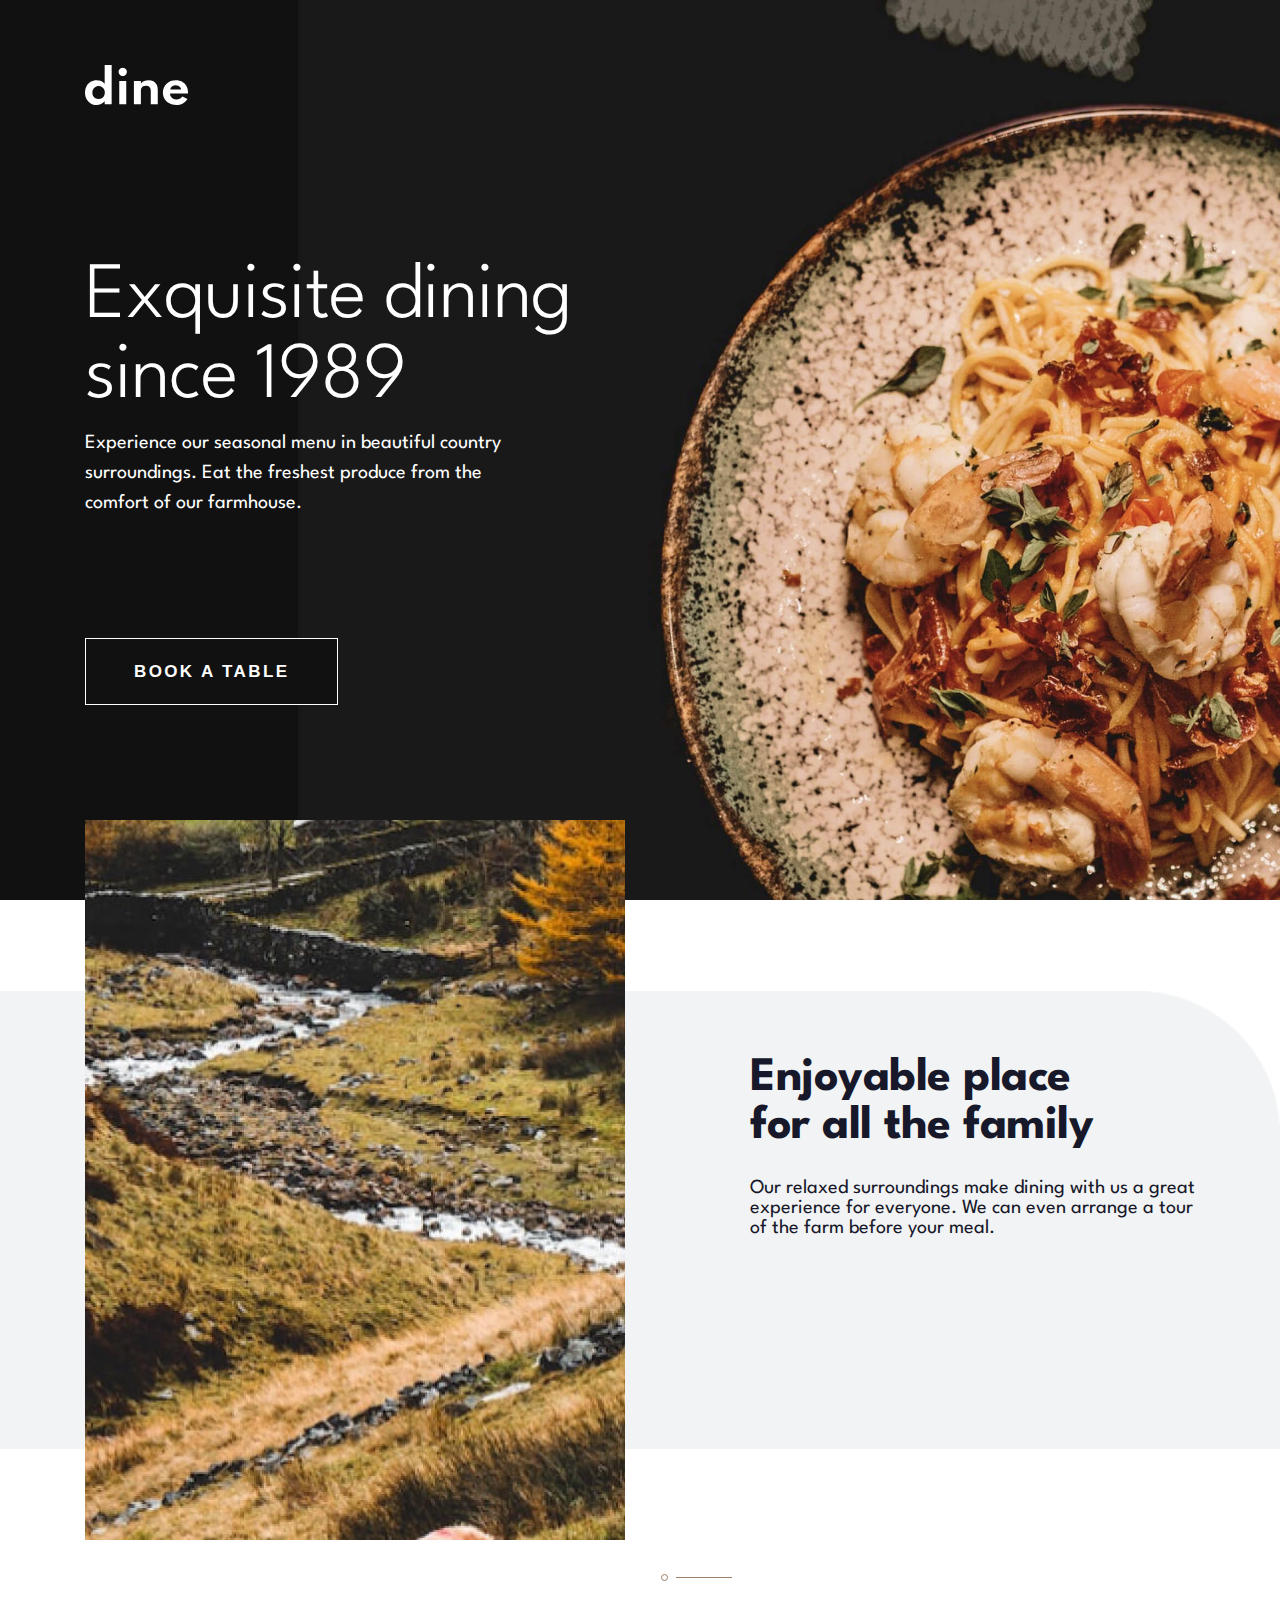
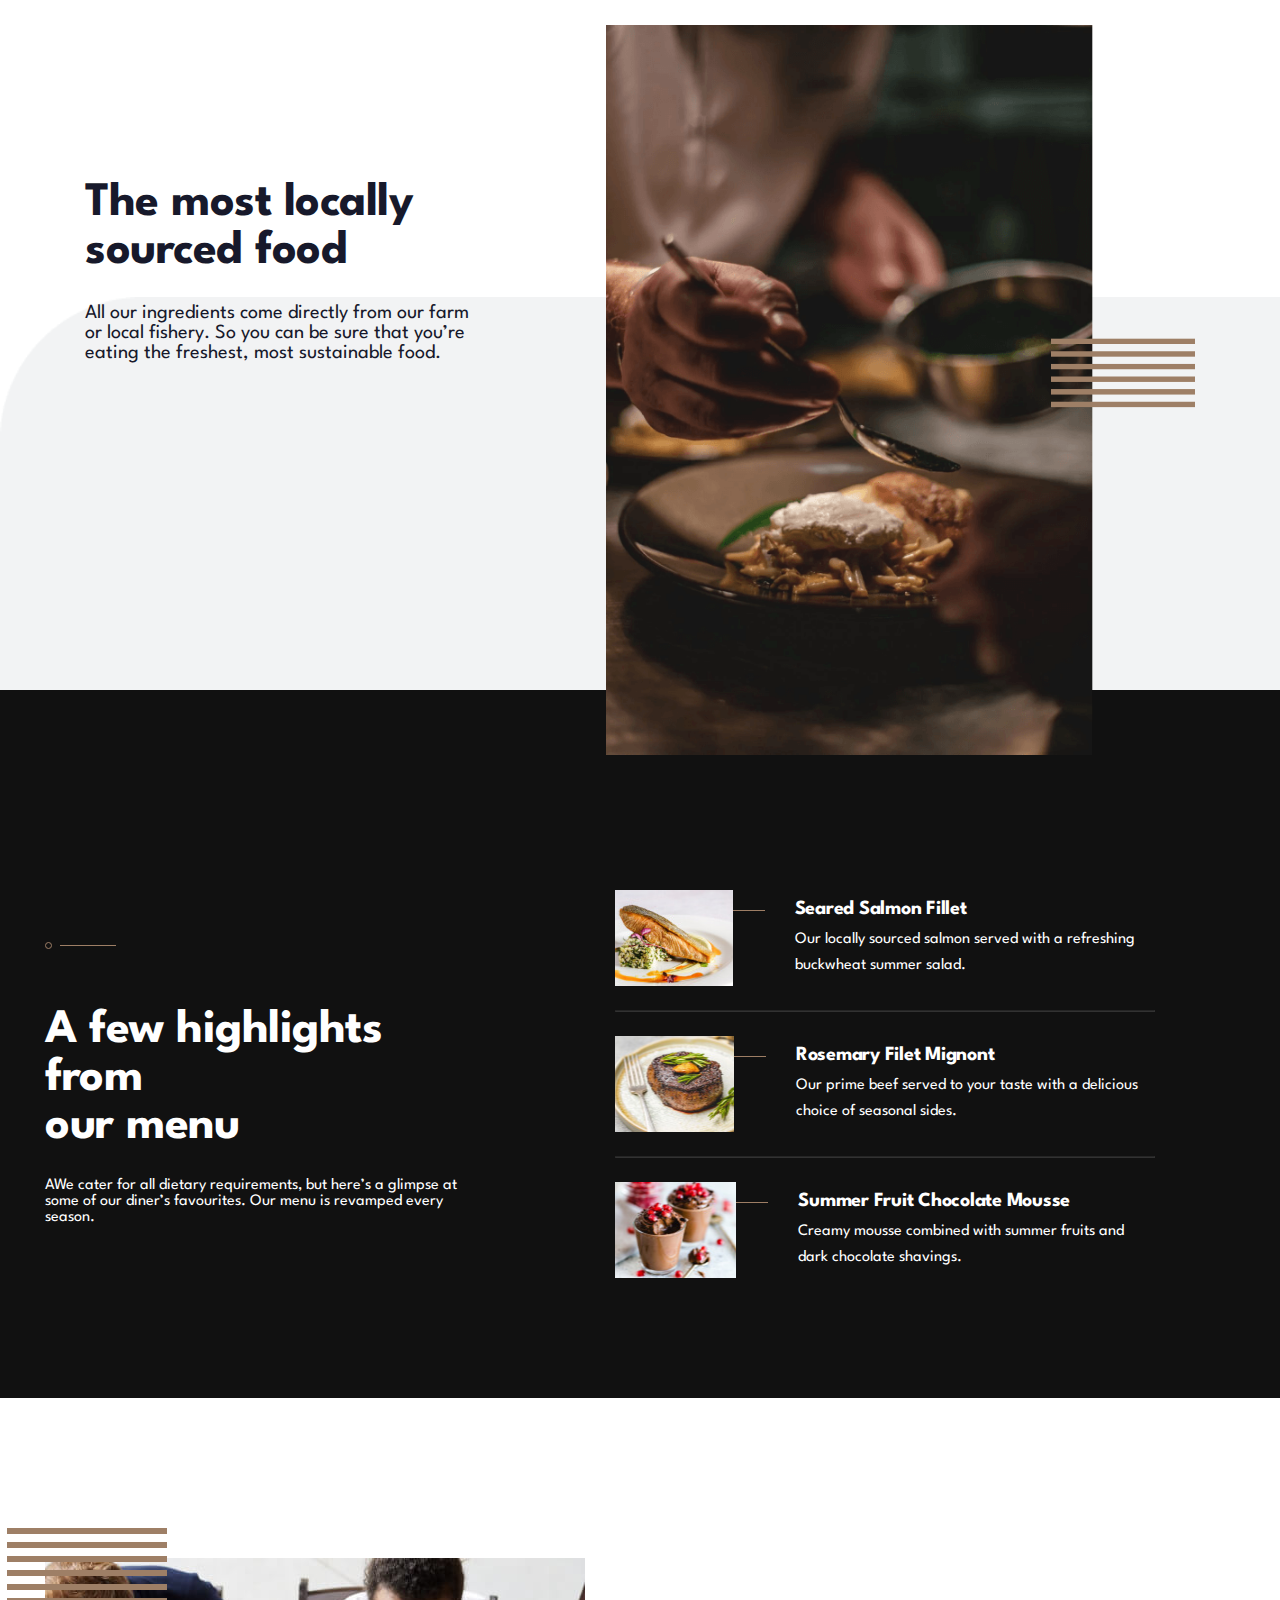
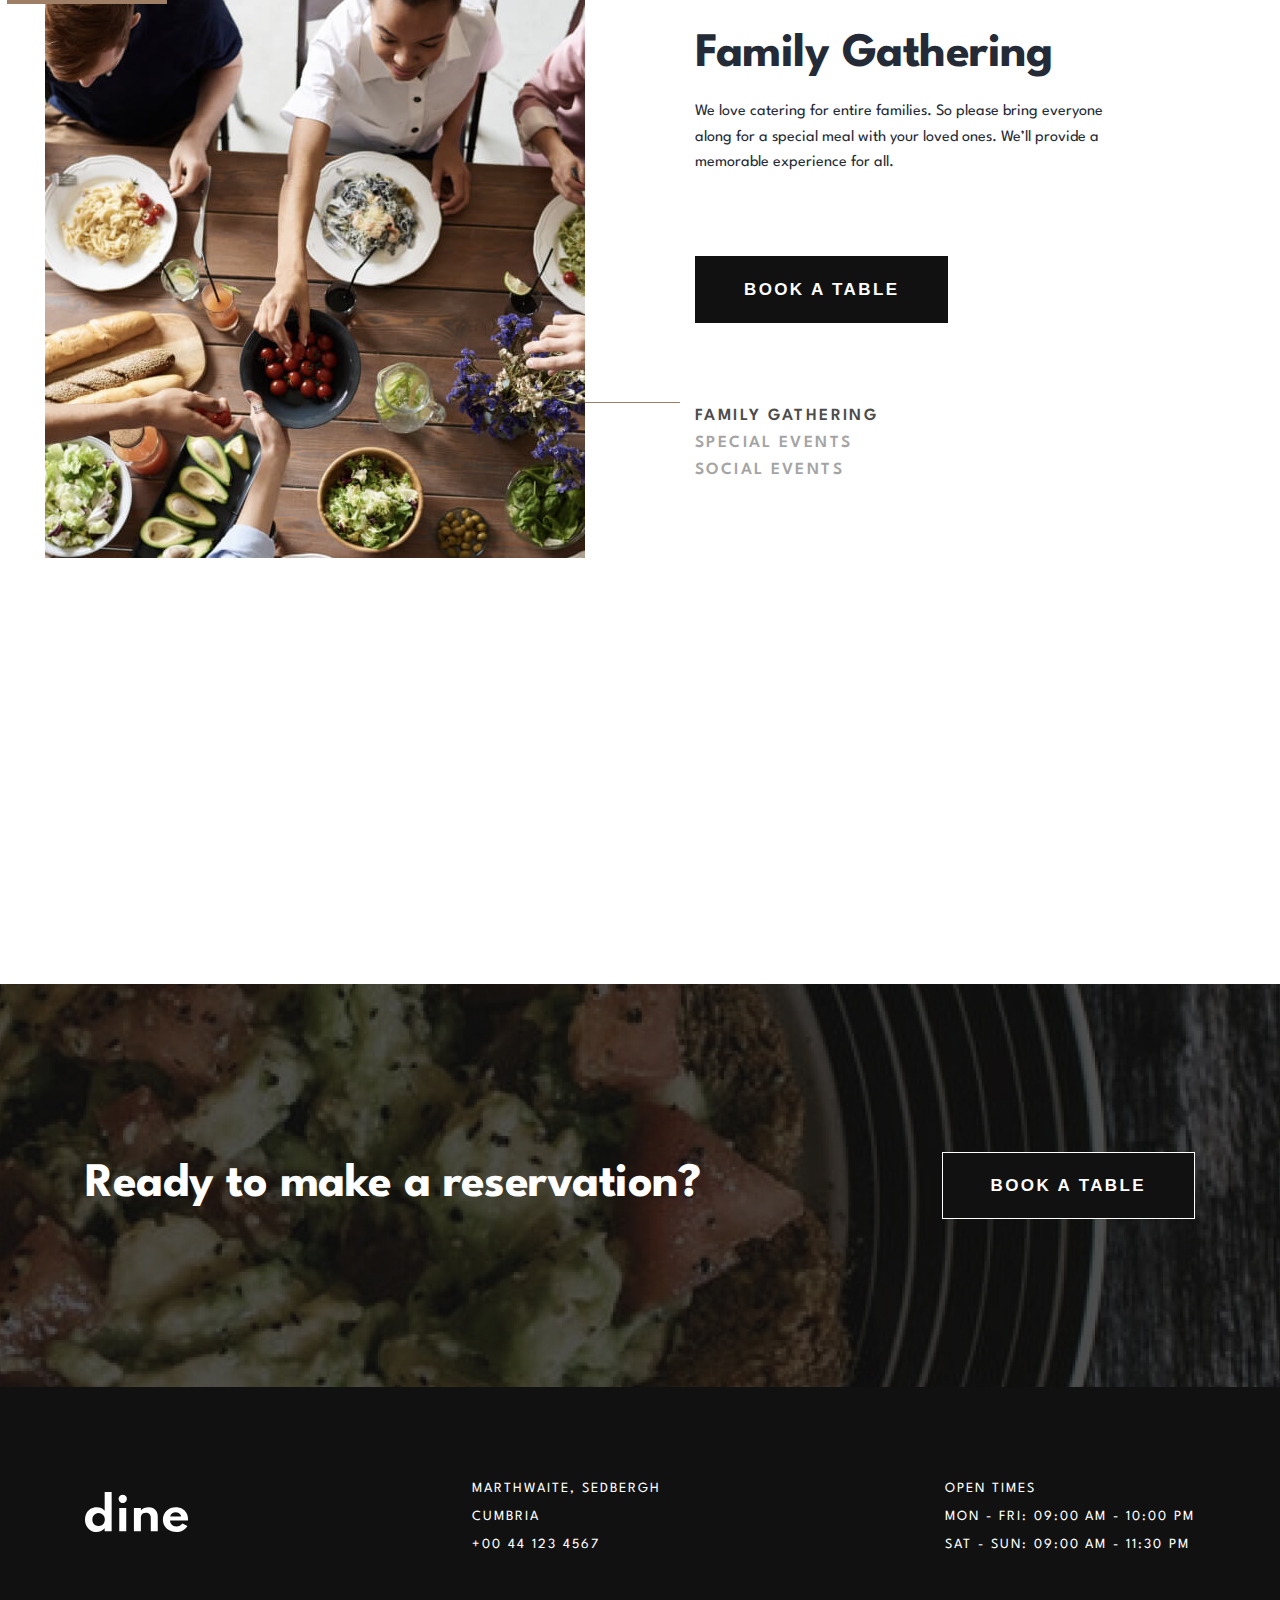
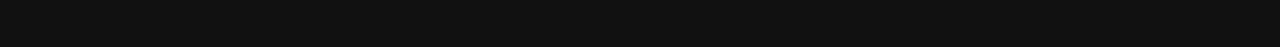
<file: index.html>
<!DOCTYPE html>
<html lang="en">

<head>
    <meta charset="UTF-8">
    <meta http-equiv="X-UA-Compatible" content="IE=edge">
    <meta name="viewport" content="width=device-width, initial-scale=1.0">
    <link rel="stylesheet" href="./fonts/font.css">
    <link rel="stylesheet" href="./sass/main.css">
    <title>Designo</title>
</head>

<main>
    <div class="wrapper">
        <img src="./imgs/jpg/tablet-ng.jpg" alt="img" class="img-nane">
    <!-- HEADER -->
    <header class="header">
        <a href="#" class="site-logo">
            <img src="./imgs/svg/site-logo.svg" alt="header-logo" class="header-logo" ></img>
        </a>
          <!-- HEADER END -->
           <!-- INTRO -->
           <section class="intro">
            <ul class="intro__list">
            <li class="intro__content">
               <h1 class="intro__title">Exquisite dining  <br>
                since 1989</h1>
            </li>
            <li class="intro__content">
                <p class="intro__text">Experience our seasonal menu in beautiful country surroundings. Eat the freshest produce from the comfort of our farmhouse.</p>
            </li>
            <li class="intro__content">
                <button class="intro__button">
                    <a href="./contact.html" class="contact">
                    BOOK A TABLE
                    </a>
                </button>
            </li>
            </ul>
    </section>
    </header>
        <!-- MENYU BAR -->
    <main>

    </div>

        <section class="forms">
            <ul class="forms__list">
                <li class="forms__item">
                    <img src="./imgs/png/forms-hh.jpg" alt="" class="forms__img">
                    <img src="./imgs/jpg/box-i.jpg" alt="" class="forms__img2">
                    <img src="./imgs/png/mob.jpg" alt="" class="mob__box">
                </li>
                <li class="forms__item forms__li">
                    <img src="./imgs/svg/line.svg" alt="line" class="forms__line" width="71" height="7">
                    <h1 class="forms__title">Enjoyable place <br>
                        for all the family</h1>
                        <p class="forms__text">Our relaxed surroundings make dining with us a great experience for everyone. We can even arrange a tour of the farm before your meal.</p>
                </li>
            </ul>
         
        </section>
        <section class="forms form2">
            <ul class="forms__list forms__1">
                <li class="forms__item forms__li">
                    <img src="./imgs/svg/line.svg" alt="line" class="forms__line" width="71" height="7">
                    <h1 class="forms__title">The most locally <br> sourced food</h1>
                        <p class="forms__text">All our ingredients come directly from our farm or local fishery. So you can be sure that you’re eating the freshest, most sustainable food.</p>
                    </li>
                    <li class="forms__item ">
                        <img src="./imgs/png/ovshi.png" alt="" class="form2__bg">
                        <img src="./imgs/png/ovsh2.png" alt="" class="form3__bg">
                    </li>
            </ul>
            <ul class="forms__list forms__li2">
                <li class="forms__item ">
                    <img src="./imgs/png/ovshi.png" alt="" class="form2__bg">
                    <img src="./imgs/png/ovsh2.png" alt="" class="form3__bg">
                    <img src="./imgs/jpg/coffe.jpg" alt="" class="form4__bg">
                </li>
                <li class="forms__item forms__li">
                    <img src="./imgs/svg/line.svg" alt="line" class="forms__line" width="71" height="7">
                    <h1 class="forms__title">The most locally <br> sourced food</h1>
                        <p class="forms__text">All our ingredients come directly from our farm or local fishery. So you can be sure that you’re eating the freshest, most sustainable food.</p>
                    </li>
            </ul>
         
        </section>
       
        <!-- forms END -->

        <!-- GRID -->
        <section class="grid">
            <div class="grid__wrapper">
            <ul class="grid__list">
                <li class="grid__item ">
                    <img src="./imgs/svg/line.svg" alt="line" class="grid__line1" width="71" height="7">
                    <h1 class="grid__title forms__title">A few highlights from <br> our menu</h1>
                        <p class="grid__text">AWe cater for all dietary requirements, but here’s a glimpse at some of our diner’s favourites. Our menu is revamped every season.</p>
                    </li>
                    
            </ul>
            <ul class="grid__list grid__list2">
                <li class="grid__item">
                    <div class="grid__bg grid__bg1">
                        <img src="./imgs/jpg/grid__line.jpg" alt="" class="grid__line2" width="32" height="1">
                    </div>
                    <div class="grid__wrap">
                    <h2 class="grid__subtitle">Seared Salmon Fillet</h2>
                        <p class="grid__text1">Our locally sourced salmon served with a refreshing buckwheat summer salad.</p>
                    </div>
                    </li>
                    <hr class="grid__hr">
                <li class="grid__item ">
                    <div class="grid__bg grid__bg2">
                        <img src="./imgs/jpg/grid__line.jpg" alt="" class="grid__line2" width="32" height="1">
                    </div>
                    <div class="grid__wrap">
                    <h2 class="grid__subtitle">Rosemary Filet Mignont</h2>
                        <p class="grid__text1">Our prime beef served to your taste with a delicious choice of seasonal sides.</p>
                    </div>
                    </li>
                    <hr class="grid__hr">
                <li class="grid__item ">
                    <div class="grid__bg grid__bg3">
                        <img src="./imgs/jpg/grid__line.jpg" alt="" class="grid__line2" width="32" height="1">
                    </div>
                    <div class="grid__wrap">
                    <h2 class="grid__subtitle">Summer Fruit Chocolate Mousse</h2>
                        <p class="grid__text1">Creamy mousse combined with summer fruits and dark chocolate shavings.</p>
                    </div>
                    </li>
            </ul>
        </div>
        </section>
        <!-- GRID END -->

        <!-- CARD  -->
        <section class="card">
            <div class="grid__wrapper">
            <ul class="card__list">
                    <div class="card__bg">
                        <img src="./imgs/svg/burger.svg" alt="" class="burger" width="160" height="76">
                        <img src="./imgs/jpg/grid__line.jpg" alt="" class="card__line2" width="32" height="1">
                    </div> <div class="nav nav2 ">
                        <h3 class="card__t card_t1">FAMILY GATHERING</h3>
                        <h3 class="card__t">SPECIAL EVENTS</h3>
                        <h3 class="card__t">SOCIAL EVENTS</h3>
                        </div>
                    <div class="card__content">
                    <h2 class="grid__subtitle card__subtitle ">Family Gathering</h2>
                        <p class="card__text1">We love catering for entire families. So please bring everyone along for a special meal with your loved ones. We’ll provide a memorable experience for all.</p>
                        <button class="intro__button">
                            <a href="./contact.html" target="_blank" class="contact">
                            BOOK A TABLE
                            </a>
                        </button>
                        <div class="nav ">
                        <h3 class="card__t card_t1">FAMILY GATHERING</h3>
                        <h3 class="card__t">SPECIAL EVENTS</h3>
                        <h3 class="card__t">SOCIAL EVENTS</h3>
                        </div>
                    </div>
            </ul>
        </div>
        </section>
        <!-- CARD  END -->
    </main>
        <!-- FOOTER -->
        <footer class="footer">
            <div class="footer__wrapper">
                <!-- FOOTER TOP  -->
                <section class="footer__top">
                  <ul class="footer__list">
                    <h2 class="footer__title">Ready to make a reservation?</h2>
                    <button class="intro__button">
                        <a href="./contact.html" class="contact">
                        BOOK A TABLE
                        </a>
                    </button>
                  </ul>
                    
                </section>
                
                <!-- FOOTER TOP  END -->

                <!-- FOOTER button -->
                <section class="footer__button">
                  <ul class="footer__button__list">
                        <li class="footer__button__item">
                            <a href="#" class="site-logo">
                                <img src="./imgs/svg/site-logo.svg" alt="header-logo" class="header-logo" ></img>
                            </a>
                        </li>
                        <li class="footer__button__item">
                          <p class="footer__text footer__text1">Marthwaite, Sedbergh <br>
                            Cumbria <br>
                            +00 44 123 4567</p>
                        </li>
                        <li class="footer__button__item">
                          <p class="footer__text footer__text2">OPEN TIMES <br>
                            MON - FRI: 09:00 AM - 10:00 PM <br>
                            SAT - SUN: 09:00 AM - 11:30 PM 
                            </p>
                        </li>
                        
                  </ul>
                  <ul class="footer__button__list footer__list__nan">
                        <li class="footer__button__item">
                            <a href="#" class="site-logo">
                                <img src="./imgs/svg/site-logo.svg" alt="header-logo" class="header-logo" ></img>
                            </a>
                        </li>
                        <li class="footer__button__item">
                          <p class="footer__text footer__text1">Marthwaite, Sedbergh <br>
                            Cumbria <br>
                            +00 44 123 4567</p>
                            <p class="footer__text footer__text2">OPEN TIMES <br>
                                MON - FRI: 09:00 AM - 10:00 PM <br>
                                SAT - SUN: 09:00 AM - 11:30 PM 
                                </p>
                        </li>
                        
                  </ul>
                    
                </section>
                
                <!-- FOOTER TOP  END -->
            </footer>
        <!-- FOOTER END -->

        <script src="./app.js"></script>
        
    </body>
    
</html>
</file>
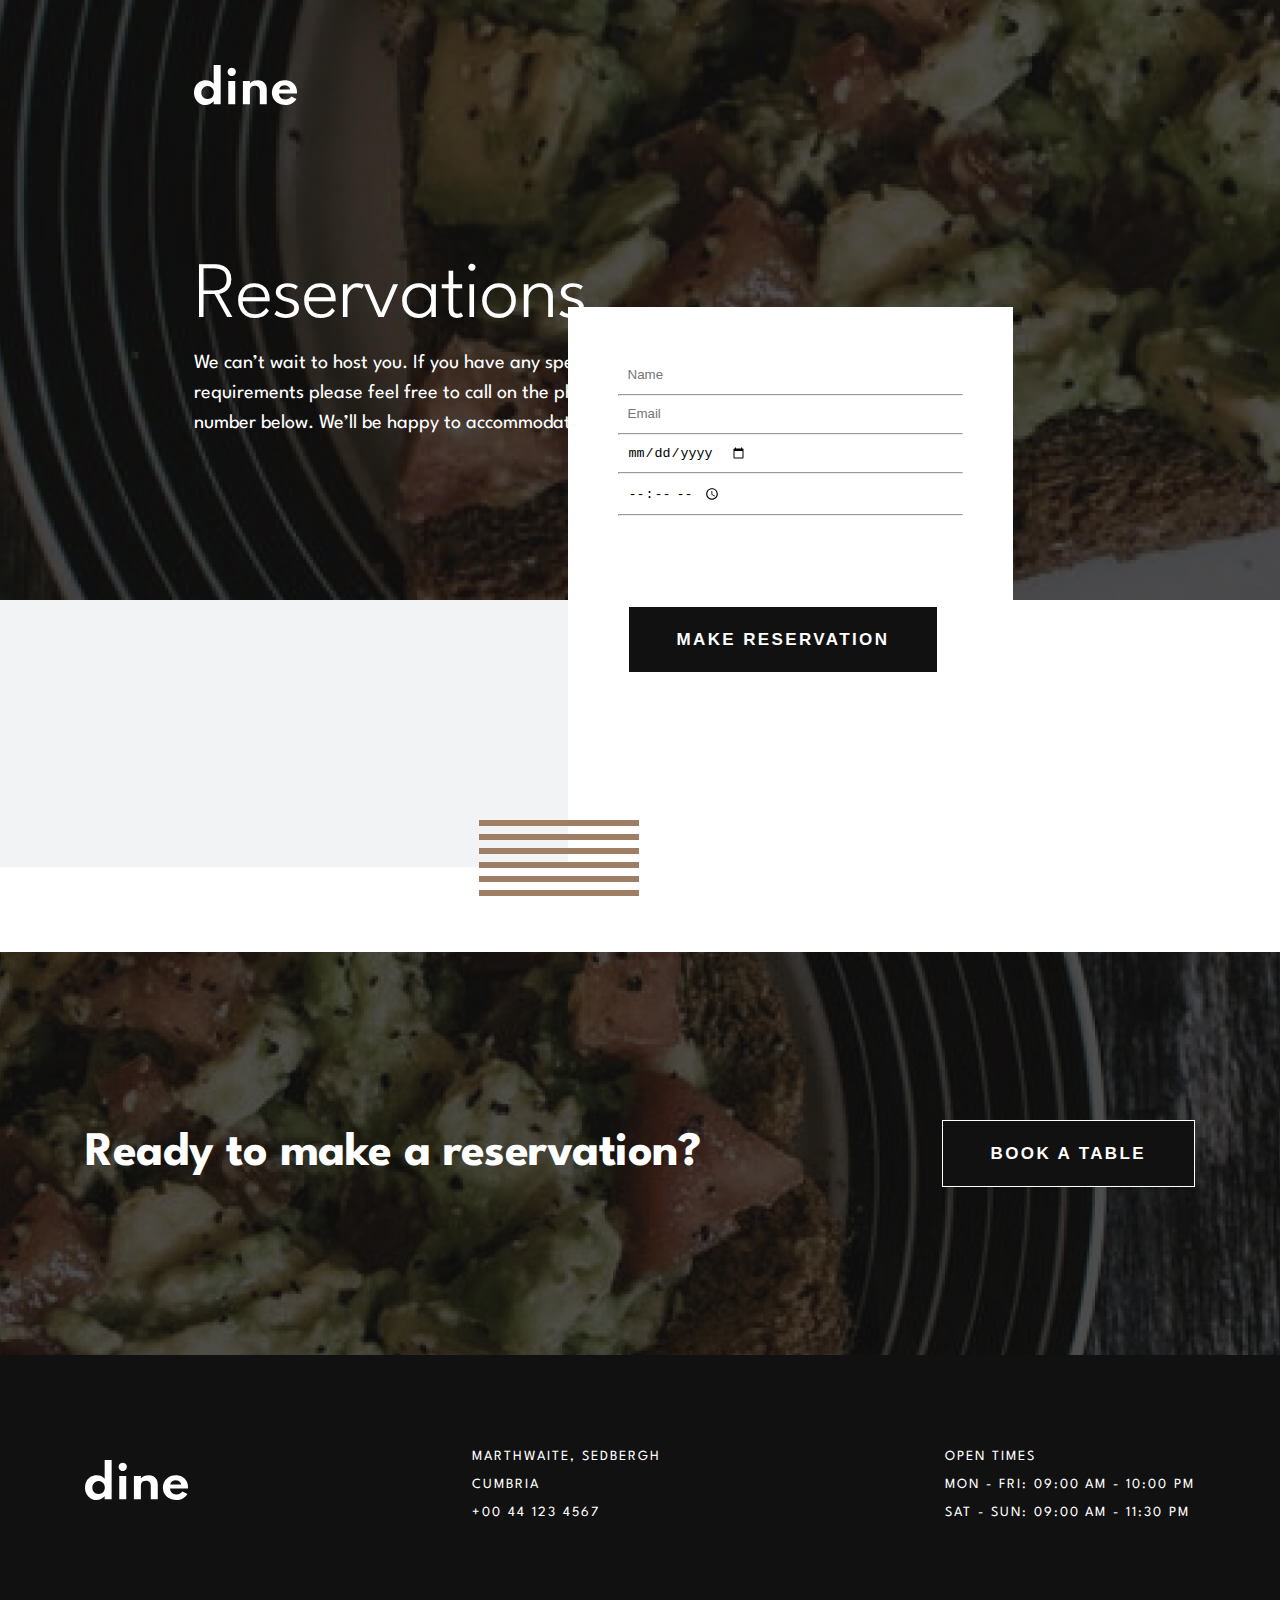
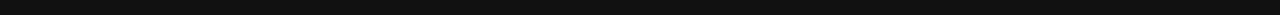
<file: contact.html>
<!DOCTYPE html>
<html lang="en">

<head>
    <meta charset="UTF-8">
    <meta http-equiv="X-UA-Compatible" content="IE=edge">
    <meta name="viewport" content="width=device-width, initial-scale=1.0">
    <link rel="stylesheet" href="./fonts/font.css">
    <link rel="stylesheet" href="./sass/main.css">
    <title>Restoran</title>
</head>

<body>
    <div class="new-bg">
        <!-- HEADER -->
        <header class="header">
            <a href="#" class="site-logo">
                <img src="./imgs/svg/site-logo.svg" alt="header-logo" class="header-logo"></img>
            </a>
            <!-- HEADER END -->
            <!-- INTRO -->
            <section class="intro">
                <ul class="intro__list">
                    <li class="intro__content">
                        <h1 class="intro__title">Reservations</h1>
                    </li>
                    <li class="intro__content">
                        <p class="intro__text">We can’t wait to host you. If you have any special requirements please
                            feel free to call on the phone number below. We’ll be happy to accommodate you.</p>
                    </li>
                </ul>
            </section>
        </header>
        <!-- MENYU BAR -->
    </div>

    <section class="forms">
        <div class="forms__item forms__li">
            <div class="form__div">
                <form action="">
                    <ul class="form__list">
                        <li class="form__item">
                            <input type="text" placeholder="Name">
                        </li>
                        <hr class="grid__hr">
                        <li class="form__item">
                            <input type="email" placeholder="Email">
                        </li>
                        <hr class="grid__hr">
                        <li class="form__item">
                            <input type="date" placeholder="">
                        </li>
                        <hr class="grid__hr">
                        <li class="form__item">
                            <input type="time" id="appt" name="appt"
                            min="09:00" max="18:00" required>
                        </li>
                        <hr class="grid__hr">
                        <li class="form__item">
                            <button class="intro__button">
                                <a href="./contact.html" class="contact">
                                    MAKE RESERVATION
                                </a>
                            </button>
                        </li>
                        
                    </ul>


                </form>
                <img src="./imgs/svg/burger.svg" alt="line" class="forms__line" width="160" height="76">
            </div>
        </div>

    </section>

    <!-- FOOTER -->
    <footer class="footer">
        <div class="footer__wrapper">
            <!-- FOOTER TOP  -->
            <section class="footer__top">
                <ul class="footer__list">
                    <h2 class="footer__title">Ready to make a reservation?</h2>
                    <button class="intro__button">
                        <a href="./contact.html" class="contact">
                            BOOK A TABLE
                        </a>
                    </button>
                </ul>

            </section>

            <!-- FOOTER TOP  END -->

            <!-- FOOTER button -->
            <section class="footer__button">
                <ul class="footer__button__list">
                    <li class="footer__button__item">
                        <a href="#" class="site-logo">
                            <img src="./imgs/svg/site-logo.svg" alt="header-logo" class="header-logo"></img>
                        </a>
                    </li>
                    <li class="footer__button__item">
                        <p class="footer__text footer__text1">Marthwaite, Sedbergh <br>
                            Cumbria <br>
                            +00 44 123 4567</p>
                    </li>
                    <li class="footer__button__item">
                        <p class="footer__text footer__text2">OPEN TIMES <br>
                            MON - FRI: 09:00 AM - 10:00 PM <br>
                            SAT - SUN: 09:00 AM - 11:30 PM
                        </p>
                    </li>

                </ul>
                <ul class="footer__button__list footer__list__nan">
                    <li class="footer__button__item">
                        <a href="#" class="site-logo">
                            <img src="./imgs/svg/site-logo.svg" alt="header-logo" class="header-logo"></img>
                        </a>
                    </li>
                    <li class="footer__button__item">
                        <p class="footer__text footer__text1">Marthwaite, Sedbergh <br>
                            Cumbria <br>
                            +00 44 123 4567</p>
                        <p class="footer__text footer__text2">OPEN TIMES <br>
                            MON - FRI: 09:00 AM - 10:00 PM <br>
                            SAT - SUN: 09:00 AM - 11:30 PM
                        </p>
                    </li>

                </ul>

            </section>

            <!-- FOOTER TOP  END -->
    </footer>
    <!-- FOOTER END -->

    <script src="./app.js"></script>

</body>

</html>
</file>
<file: fonts/font.css>
/* league-spartan-300 - latin */
@font-face {
    font-family: 'League Spartan';
    font-style: normal;
    font-weight: 300;
    src: local(''),
         url('league-spartan-v6-latin-300.woff2') format('woff2'), /* Chrome 26+, Opera 23+, Firefox 39+ */
         url('league-spartan-v6-latin-300.woff') format('woff'); /* Chrome 6+, Firefox 3.6+, IE 9+, Safari 5.1+ */
  }
  /* league-spartan-regular - latin */
  @font-face {
    font-family: 'League Spartan';
    font-style: normal;
    font-weight: 400;
    src: local(''),
         url('league-spartan-v6-latin-regular.woff2') format('woff2'), /* Chrome 26+, Opera 23+, Firefox 39+ */
         url('league-spartan-v6-latin-regular.woff') format('woff'); /* Chrome 6+, Firefox 3.6+, IE 9+, Safari 5.1+ */
  }
  /* league-spartan-700 - latin */
  @font-face {
    font-family: 'League Spartan';
    font-style: normal;
    font-weight: 700;
    src: local(''),
         url('league-spartan-v6-latin-700.woff2') format('woff2'), /* Chrome 26+, Opera 23+, Firefox 39+ */
         url('league-spartan-v6-latin-700.woff') format('woff'); /* Chrome 6+, Firefox 3.6+, IE 9+, Safari 5.1+ */
  }
  /* league-spartan-600 - latin */
  @font-face {
    font-family: 'League Spartan';
    font-style: normal;
    font-weight: 600;
    src: local(''),
         url('league-spartan-v6-latin-600.woff2') format('woff2'), /* Chrome 26+, Opera 23+, Firefox 39+ */
         url('league-spartan-v6-latin-600.woff') format('woff'); /* Chrome 6+, Firefox 3.6+, IE 9+, Safari 5.1+ */
  }
</file>
<file: sass/main.css>
*,
*::after,
*::before {
  box-sizing: border-box;
  padding: 0;
  margin: 0;
}

*:focus {
  outline: 1px dashed #000;
  outline-offset: 1px;
}

html {
  height: 100%;
  scroll-behavior: smooth;
}

body {
  height: 100%;
  display: flex;
  flex-direction: column;
  background-color: #fff;
}

a {
  text-decoration: none;
  color: inherit;
}

button {
  border: none;
  outline: none;
  cursor: pointer;
  display: inline-block;
  background-color: transparent;
}

input {
  background-color: transparent;
  border: none;
  outline: none;
}

img {
  display: flex;
}

ul {
  list-style: none;
}

main {
  flex-grow: 1fr;
}

/* jost-regular - latin */
/* league-spartan-300 - latin */
html {
  font-size: 62.5%;
}

body {
  font-family: "League Spartan", "Arial", sans-serif;
  font-weight: 400;
  font-size: 1.6rem;
  line-height: 1;
  color: #fff;
}

h1, h2, h3 {
  font-weight: 300;
  color: #fff;
}

h1 {
  font-size: 8rem;
  line-height: 1;
  font-size: 80px;
  letter-spacing: -1px;
}

.card {
  padding: 0 4rem;
  margin-bottom: 19rem;
}
.card .grid__wrapper {
  width: min(100%, 1190px);
  margin: 0 auto;
}
.card .card__list {
  color: #17192B;
  display: flex;
  gap: 2rem;
  justify-content: space-between;
  align-items: center;
}
@media (max-width: 768px) {
  .card .card__list {
    flex-direction: column;
    align-items: center;
    justify-content: center;
    text-align: center;
  }
}
.card .card__bg {
  width: 100%;
  max-width: 540px;
  height: 600px;
  flex-shrink: 1fr;
  background-image: url(../imgs/jpg/footer-img.jpg);
  background-repeat: no-repeat;
  background-position: center;
  background-size: cover;
  position: relative;
}
@media (max-width: 768px) {
  .card .card__bg {
    background-position: top;
    width: 100%;
    max-width: 573px;
    height: 360px;
    margin-bottom: 2rem;
  }
}
@media (max-width: 576px) {
  .card .card__bg {
    background-position: 100%;
    width: 100%;
    max-width: 326px;
    height: 488px;
    margin-bottom: 2rem;
  }
}
.card .card__line2 {
  width: 95px;
  height: 1px;
  position: absolute;
  top: 74%;
  left: 100%;
}
@media (max-width: 768px) {
  .card .card__line2 {
    display: none;
  }
}
.card .burger {
  position: absolute;
  top: -5%;
  left: -7%;
}
@media (max-width: 576px) {
  .card .burger {
    display: none;
  }
}
.card .card__content {
  width: min(100%, 540px);
}
.card .card__subtitle {
  width: min(100%, 445px);
  color: #242B37;
  font-weight: 700;
  font-size: 4.8rem;
  line-height: 1;
  letter-spacing: -0.5px;
  margin-bottom: 2rem;
}
@media (max-width: 768px) {
  .card .card__subtitle {
    margin: 0 auto;
  }
}
@media (max-width: 576px) {
  .card .card__subtitle {
    font-size: 3.2rem;
  }
}
.card .card__text1 {
  color: #242B37;
  width: min(100%, 445px);
  font-size: 1.6rem;
  line-height: 1.6;
  margin-bottom: 6rem;
}
@media (max-width: 768px) {
  .card .card__text1 {
    width: min(100%, 327px);
    margin: 0 auto;
    margin-bottom: 5.4rem;
  }
}
.card button {
  border: 1px solid #111111;
  background: #111111;
  margin-bottom: 8rem;
}
.card button:hover {
  border: 1px solid #111111;
  background: #fff;
}
.card .card__t {
  font-weight: 600;
  font-size: 1.7rem;
  line-height: 1.6;
  letter-spacing: 0.14em;
  color: #4C4C4C;
  opacity: 0.5;
}
.card .card__t:hover {
  opacity: 1;
  cursor: pointer;
}
.card .card_t1 {
  opacity: 1;
}
@media (max-width: 768px) {
  .card .nav {
    display: none;
  }
}
.card .nav2 {
  width: min(100%, 505px);
  width: auto;
  display: flex;
  gap: 5.7rem;
  align-items: center;
  justify-content: space-between;
  display: none;
}
@media (max-width: 768px) {
  .card .nav2 {
    display: flex;
  }
}
@media (max-width: 576px) {
  .card .nav2 {
    flex-direction: column;
    gap: 1.7rem;
  }
}
.card .nav2 h3 {
  font-weight: 600;
  font-size: 1.7rem;
  line-height: 1.6;
  letter-spacing: 0.14em;
  color: #4C4C4C;
  opacity: 0.5;
  position: relative;
}
.card .nav2 h3::after {
  content: "";
  width: 0px;
  height: 1px;
  background-color: #1D1C1E;
  position: absolute;
  bottom: 0px;
  right: 50%;
  transition: width 0.4s linear;
}
.card .nav2 h3::before {
  content: "";
  width: 0px;
  height: 1px;
  background-color: #1D1C1E;
  position: absolute;
  bottom: 0px;
  left: 50%;
  transition: width 0.4s linear;
}
.card .nav2 h3:hover:after,
.card .nav2 h3:hover::before {
  width: 20%;
}
.card .nav2 .card_t1 {
  opacity: 1;
}

.grid {
  margin-top: -15rem;
  padding: 20rem 4rem 12rem;
  background-color: #111111;
  margin-bottom: 16rem;
}
@media (max-width: 768px) {
  .grid {
    padding: 9.6rem;
  }
}
@media (max-width: 576px) {
  .grid {
    padding: 7.2rem 0 10.2rem;
  }
}
.grid .grid__wrapper {
  width: min(100%, 1190px);
  margin: 0 auto;
  display: flex;
  align-items: center;
  gap: 12.5rem;
}
@media (max-width: 768px) {
  .grid .grid__wrapper {
    flex-direction: column;
    align-items: center;
    text-align: center;
    justify-content: center;
  }
}
@media (max-width: 576px) {
  .grid .grid__wrapper {
    padding: 2.4rem;
  }
}
.grid .grid__list {
  width: min(100%, 445px);
  display: flex;
  flex-direction: column;
}
.grid .grid__line1 {
  margin-bottom: 5.8rem;
}
.grid .grid__title {
  width: min(100%, 445px);
  color: #fff;
  font-weight: 700;
  font-size: 4.8rem;
  line-height: 1;
  letter-spacing: -0.5px;
  margin-bottom: 2.7rem;
}
@media (max-width: 576px) {
  .grid .grid__title {
    font-size: 3.2rem;
  }
}
.grid .grid__text1 {
  color: #fff;
  width: min(100%, 350px);
  font-size: 1.6rem;
  line-height: 1.6;
}
@media (max-width: 576px) {
  .grid .grid__text1 {
    width: min(100%, 327px);
    margin: 0 auto;
    margin-bottom: 5.4rem;
  }
}
.grid .grid__subtitle {
  font-weight: 700;
  font-size: 2rem;
  line-height: 1.2;
  letter-spacing: -0.25px;
  margin-bottom: 6px;
}
.grid .grid__list2 {
  width: min(100%, 540px);
  display: flex;
}
@media (max-width: 768px) {
  .grid .grid__list2 {
    text-align: left;
  }
}
.grid .grid__list2 .grid__item {
  display: flex;
  justify-content: space-between;
  align-items: center;
  gap: 6.2rem;
}
@media (max-width: 576px) {
  .grid .grid__list2 .grid__item {
    flex-direction: column;
    text-align: center;
    justify-content: center;
  }
}
.grid .grid__hr {
  width: 100%;
  opacity: 0.15;
  margin-bottom: 2.4rem;
  margin-top: 2.4rem;
}
.grid .grid__bg {
  width: 168px;
  height: 96px;
  flex-shrink: 1fr;
  background-image: url(../imgs/jpg/food-1.jpg);
  background-repeat: no-repeat;
  background-position: center;
  background-size: cover;
  position: relative;
}
@media (max-width: 576px) {
  .grid .grid__bg {
    width: 100%;
    max-width: 425px;
    height: 283px;
  }
}
.grid .grid__line2 {
  position: absolute;
  left: 100%;
  top: 2rem;
  z-index: 1;
}
@media (max-width: 576px) {
  .grid .grid__line2 {
    display: none;
  }
}
.grid .grid__bg2 {
  background-image: url(../imgs/jpg/food-2.jpg);
}
.grid .grid__bg3 {
  background-image: url(../imgs/jpg/food-3.jpg);
}

.header {
  width: min(100%, 1190px);
  margin: 0 auto;
  padding: 0 4rem;
  margin-bottom: 15.3rem;
}
.header .header-logo {
  width: 103px;
  height: 40px;
  margin-bottom: 15.3rem;
}
@media (max-width: 768px) {
  .header .header-logo {
    margin: 0 auto;
    margin-bottom: 3.8rem;
  }
}
@media (max-width: 576px) {
  .header .header-logo {
    width: 84px;
    height: 32px;
    margin-bottom: 3.6rem;
  }
}
.header .intro__list {
  display: flex;
  flex-direction: column;
}
.header .intro__title {
  margin-bottom: 1rem;
}
@media (max-width: 768px) {
  .header .intro__title {
    margin: 0 auto;
    text-align: center;
    margin-bottom: 2rem;
    font-size: 4.8rem;
    letter-spacing: -0.04rem;
  }
}
@media (max-width: 576px) {
  .header .intro__title {
    font-size: 1.6rem;
    font-size: 4rem;
    letter-spacing: -0.06rem;
  }
}
.header .intro__text {
  width: min(100%, 445px);
  font-size: 2rem;
  line-height: 1.5;
  margin-bottom: 4rem;
}
@media (max-width: 768px) {
  .header .intro__text {
    width: min(100%, 555px);
    margin: 0 auto;
    text-align: center;
    margin-bottom: 5.2rem;
  }
}
@media (max-width: 576px) {
  .header .intro__text {
    width: min(100%, 327px);
    font-size: 1.6rem;
  }
}
@media (max-width: 768px) {
  .header {
    margin: 0 auto;
    text-align: center;
  }
}

.footer {
  background-color: #111111;
}
.footer .footer__top {
  background-image: url(../imgs/jpg/footer-bg.jpg);
  background-repeat: no-repeat;
  background-position: center;
  background-size: cover;
}
.footer .footer__list {
  width: min(100%, 1190px);
  margin: 0 auto;
  padding: 8.8rem 4rem;
  display: flex;
  align-items: center;
  justify-content: space-between;
}
@media (max-width: 768px) {
  .footer .footer__list {
    flex-direction: column;
    gap: 2.4rem;
  }
}
.footer .footer__title {
  width: min(100%, 615px);
  color: #fff;
  font-weight: 700;
  font-size: 4.8rem;
  line-height: 1;
  letter-spacing: -0.5px;
}
@media (max-width: 768px) {
  .footer .footer__title {
    margin: 0 auto;
  }
}
@media (max-width: 576px) {
  .footer .footer__title {
    font-size: 3.2rem;
    width: min(100%, 315px);
    text-align: center;
  }
}
.footer .footer__button__list {
  width: min(100%, 1190px);
  margin: 0 auto;
  padding: 8.8rem 4rem;
  display: flex;
  align-items: center;
  justify-content: space-between;
}
@media (max-width: 768px) {
  .footer .footer__button__list {
    display: none;
  }
}
@media (max-width: 576px) {
  .footer .footer__button__list {
    display: flex;
    flex-direction: column;
    align-items: center;
    justify-content: center;
    text-align: center;
    gap: 3.2rem;
  }
}
.footer .footer__text {
  text-transform: uppercase;
  font-size: 1.4rem;
  line-height: 2;
  letter-spacing: 0.14em;
}
.footer .footer__text1 {
  width: min(100%, 244px);
}
.footer .footer__list__nan {
  display: flex;
  align-items: flex-start;
  display: none;
}
.footer .footer__list__nan .footer__text1 {
  margin-bottom: 3.2rem;
}
@media (max-width: 768px) {
  .footer .footer__list__nan {
    display: flex;
  }
}
@media (max-width: 576px) {
  .footer .footer__list__nan {
    display: none;
  }
}
.footer img {
  margin-bottom: 1rem;
}

.wrapper {
  height: min(100%, 100vh);
  padding: 6.5rem 0 19.8rem;
  background-image: url(../imgs/jpg/header-bg.jpg);
  background-repeat: no-repeat;
  background-position: 100%;
  background-size: cover;
}
.wrapper .img-nane {
  max-width: 100%;
  height: auto;
  -o-object-position: center;
     object-position: center;
  -o-object-fit: cover;
     object-fit: cover;
  display: none;
}
@media (max-width: 768px) {
  .wrapper .img-nane {
    display: block;
    margin-bottom: 1px;
  }
}
@media (max-width: 768px) {
  .wrapper {
    background-image: none;
    background-color: #111111;
    padding: 0rem 0 19.8rem;
  }
}

.forms {
  background-image: url(../imgs/png/forms.png);
  background-repeat: no-repeat;
  background-position: left;
  background-size: auto auto;
  margin-bottom: 8.5rem;
}
.forms .forms__list {
  width: min(100%, 1190px);
  margin: 0 auto;
  padding: 0 4rem;
  display: flex;
  gap: 12rem;
  justify-content: space-between;
}
@media (max-width: 992px) {
  .forms .forms__list {
    flex-wrap: wrap;
    align-items: center;
    justify-content: center;
  }
}
@media (max-width: 576px) {
  .forms .forms__list {
    padding: 0 2.4rem;
  }
}
.forms .forms__item {
  justify-self: center;
  position: relative;
}
.forms .forms__img {
  width: 540px;
  height: 720px;
  -o-object-position: center;
     object-position: center;
  margin-top: -8rem;
}
@media (max-width: 768px) {
  .forms .forms__img {
    display: none;
  }
}
.forms .forms__img2 {
  width: 573px;
  height: auto;
  display: none;
}
@media (max-width: 768px) {
  .forms .forms__img2 {
    display: block;
    margin: 0 auto;
    margin-top: -8rem;
    display: flex;
    justify-self: center;
    max-width: 100%;
    height: auto;
  }
}
@media (max-width: 576px) {
  .forms .forms__img2 {
    display: none;
  }
}
.forms .forms__line {
  margin-bottom: 5.5rem;
}
.forms .forms__title {
  width: min(100%, 445px);
  color: #17192B;
  font-weight: 700;
  font-size: 4.8rem;
  line-height: 1;
  letter-spacing: -0.5px;
  margin-bottom: 2.7rem;
}
@media (max-width: 576px) {
  .forms .forms__title {
    font-size: 3.2rem;
  }
}
.forms .forms__text {
  color: #17192B;
  width: min(100%, 445px);
  font-size: 2rem;
}
@media (max-width: 768px) {
  .forms .forms__text {
    margin-bottom: 11.8rem;
  }
}
@media (max-width: 576px) {
  .forms .forms__text {
    font-size: 1.6rem;
    width: min(100%, 327px);
    margin-bottom: 10.1rem;
  }
}
.forms .forms__li {
  width: min(100%, 445px);
  padding: 15.5rem 0 0;
}
@media (max-width: 768px) {
  .forms .forms__li {
    padding: 4.2rem 0 0;
    display: flex;
    flex-direction: column;
    align-items: center;
    text-align: center;
    justify-content: center;
    margin: 0 auto;
  }
}
@media (max-width: 576px) {
  .forms .forms__li {
    padding: 4.8rem 0 0;
  }
}
@media (max-width: 768px) {
  .forms .forms__1 {
    display: none;
  }
}
.forms .mob__box {
  display: none;
}
@media (max-width: 576px) {
  .forms .mob__box {
    display: block;
    margin: 0 auto;
    margin-top: -8rem;
    width: 100%;
    height: auto;
  }
}

.form2 {
  background-image: url(../imgs/png/form2.png);
  background-position: bottom right;
  background-size: cover 320px;
}
.form2 .form2__bg {
  max-width: 100%;
  height: auto;
}
@media (max-width: 768px) {
  .form2 .form2__bg {
    display: none;
  }
}
.form2 .form3__bg {
  width: 631px;
  height: 360px;
  display: none;
}
@media (max-width: 768px) {
  .form2 .form3__bg {
    display: block;
    margin: 0 auto;
    max-width: 100%;
    height: auto;
  }
}
@media (max-width: 576px) {
  .form2 .form3__bg {
    display: none;
  }
}
.form2 .forms__li2 {
  display: none;
}
@media (max-width: 768px) {
  .form2 .forms__li2 {
    display: block;
  }
}
.form2 .form4__bg {
  width: 100%;
  height: auto;
  display: none;
}
@media (max-width: 576px) {
  .form2 .form4__bg {
    display: block;
    margin: 0 auto;
  }
}

.intro__button:hover, .intro__button {
  padding: 2.4rem 4.8rem;
  border: 1px solid #fff;
  font-weight: 600;
  font-size: 1.7rem;
  line-height: 1;
  letter-spacing: 0.14em;
  color: #fff;
  display: block;
  text-transform: uppercase;
}

.intro__button:hover {
  background-color: #fff;
}

.intro__button {
  transition: background-color 0.5s;
}
@media (max-width: 768px) {
  .intro__button {
    margin: 0 auto;
    text-align: center;
  }
}

.intro__button:hover {
  color: #17192B;
}

.forms {
  display: flex;
  align-items: center;
  justify-content: center;
  background-size: contain;
}

.new-bg {
  background-image: url(../imgs/jpg/new-bg.jpg);
  height: 600px;
  padding: 6.5rem 15.4rem;
}
@media (max-width: 768px) {
  .new-bg {
    background-image: url(../imgs/jpg/new-bg.jpg);
    background-color: #111111;
    padding: 0rem 0 19.8rem;
    text-align: center;
  }
}

.form__div {
  width: min(100%, 540px);
  height: 560px;
  margin: 0 auto;
  margin-top: -448px;
  background-color: #fff;
  padding: 5rem;
  transform: translateX(150px);
}
@media (max-width: 768px) {
  .form__div {
    margin-bottom: 1px;
    margin-top: -208px;
    transform: none;
  }
}

.form__item {
  padding: 10px;
}

.forms__line {
  position: absolute;
  bottom: -15%;
  left: -20%;
  z-index: -1;
}
@media (max-width: 768px) {
  .forms__line {
    display: none;
  }
}

button {
  border: 1px solid #111111;
  background: #111111;
  margin-top: 8rem;
  margin-bottom: 8rem;
}
@media (max-width: 768px) {
  button {
    margin-top: 8rem;
    margin-bottom: 8rem;
  }
}

button:hover {
  border: 1px solid #111111;
  background: #fff;
}

.card__t {
  font-weight: 600;
  font-size: 1.7rem;
  line-height: 1.6;
  letter-spacing: 0.14em;
  color: #4C4C4C;
  opacity: 0.5;
}/*# sourceMappingURL=main.css.map */
</file>
